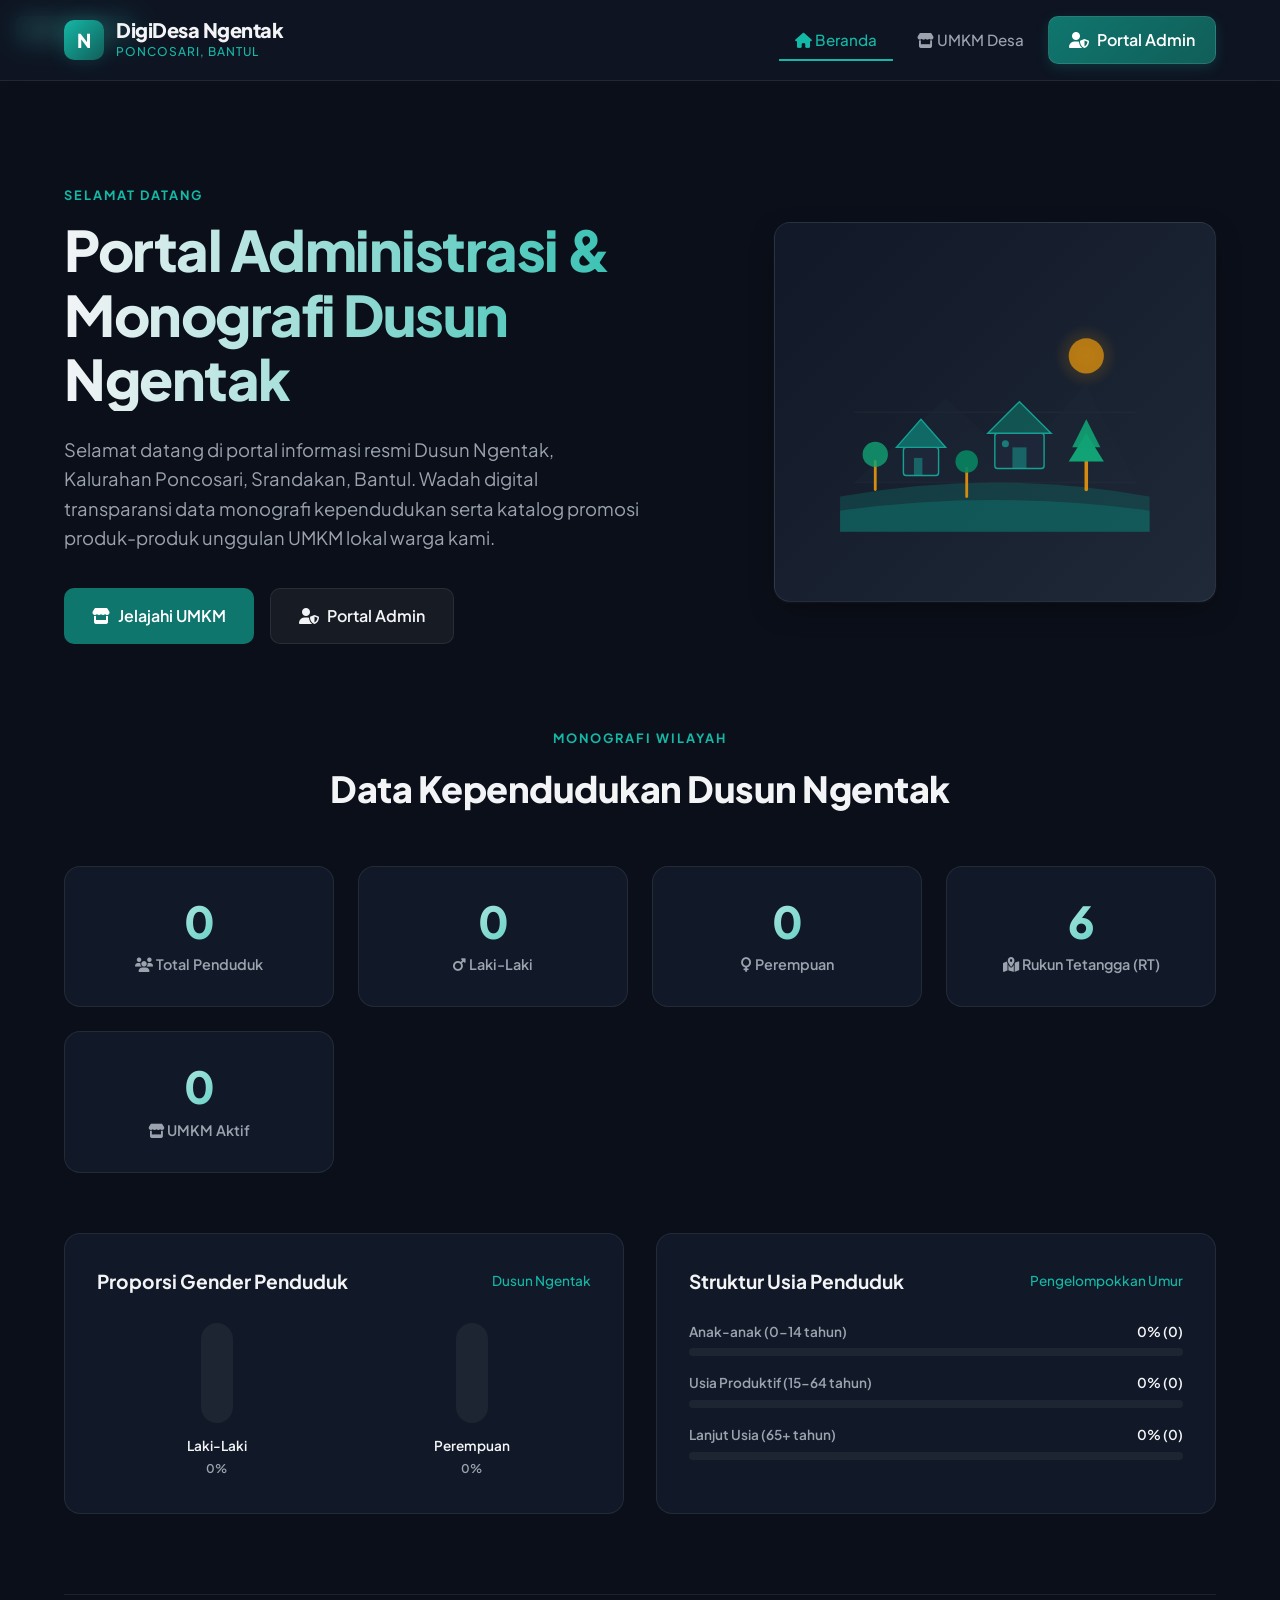
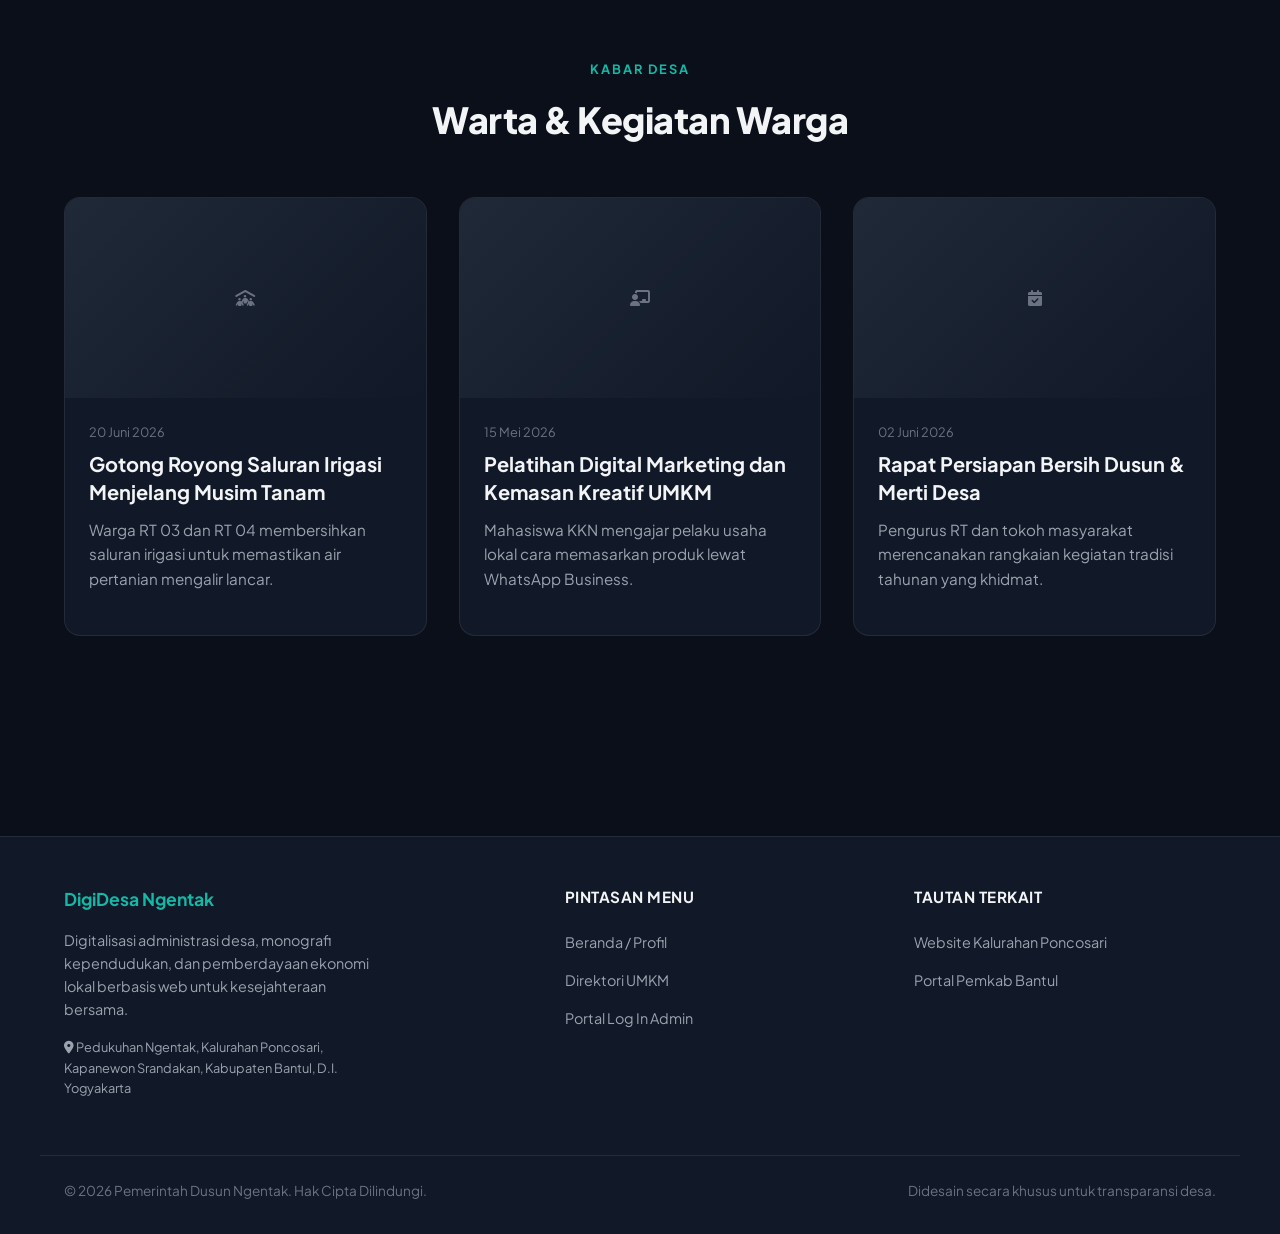
<file: index.html>
<!DOCTYPE html>
<html lang="id">
<head>
    <meta charset="UTF-8">
    <meta name="viewport" content="width=device-width, initial-scale=1.0">
    <title>DigiDesa Ngentak - Portal Kependudukan & UMKM Poncosari</title>
    
    <!-- Meta SEO -->
    <meta name="description" content="Portal Resmi Administrasi Dusun Ngentak, Kalurahan Poncosari. Data Monografi Kependudukan dan Direktori UMKM Desa terintegrasi secara dinamis dan transparan.">
    <meta name="keywords" content="Poncosari, Dusun Ngentak, Monografi Desa, Administrasi Warga, UMKM Poncosari, Bantul, Yogyakarta">
    <meta name="author" content="Pemerintah Dusun Ngentak">
    
    <!-- External Icon & Styling -->
    <link rel="stylesheet" href="https://cdnjs.cloudflare.com/ajax/libs/font-awesome/6.4.0/css/all.min.css">
    <link rel="stylesheet" href="style.css">
</head>
<body>

    <!-- Header Navigation -->
    <header>
        <div class="container nav-container">
            <a href="index.html" class="logo-wrapper">
                <div class="logo-icon">N</div>
                <div class="logo-text">
                    <span class="logo-title">DigiDesa Ngentak</span>
                    <span class="logo-subtitle">Poncosari, Bantul</span>
                </div>
            </a>
            
            <nav>
                <ul class="nav-menu">
                    <li><a href="index.html" class="nav-link active"><i class="fa-solid fa-house"></i> Beranda</a></li>
                    <li><a href="umkm.html" class="nav-link"><i class="fa-solid fa-store"></i> UMKM Desa</a></li>
                    <li><a href="portal-admin.html" class="btn-admin"><i class="fa-solid fa-user-shield"></i> Portal Admin</a></li>
                </ul>
            </nav>
        </div>
    </header>

    <!-- MAIN VIEW CONTAINER -->
    <main class="container">
        
        <!-- ==================== 1. VIEW: PUBLIC HOME / MONOGRAFI ==================== -->
        <section id="public-home" class="view-section active animate-fade-in">
            <div class="hero">
                <div class="hero-content">
                    <span class="section-tag">Selamat Datang</span>
                    <h1>Portal Administrasi & Monografi Dusun Ngentak</h1>
                    <p>Selamat datang di portal informasi resmi Dusun Ngentak, Kalurahan Poncosari, Srandakan, Bantul. Wadah digital transparansi data monografi kependudukan serta katalog promosi produk-produk unggulan UMKM lokal warga kami.</p>
                    <div class="hero-actions">
                        <a class="btn-primary" href="umkm.html"><i class="fa-solid fa-store"></i> Jelajahi UMKM</a>
                        <a class="btn-secondary" href="portal-admin.html"><i class="fa-solid fa-user-shield"></i> Portal Admin</a>
                    </div>
                </div>
                <div class="hero-image-container">
                    <!-- Custom SVG Illustration of a smart village -->
                    <svg class="hero-illustration" viewBox="0 0 500 400" fill="none" xmlns="http://www.w3.org/2000/svg">
                        <!-- Sky Background Grid -->
                        <path d="M50 300 L450 300 M50 200 L450 200" stroke="rgba(255,255,255,0.03)" stroke-width="2"/>
                        <!-- Sun Glow -->
                        <circle cx="380" cy="120" r="45" fill="url(#sunGlow)" opacity="0.3"/>
                        <circle cx="380" cy="120" r="25" fill="#f59e0b" opacity="0.8"/>
                        <!-- Mountains background -->
                        <path d="M50 300 L180 180 L280 270 L380 160 L450 300 Z" fill="#1e293b" opacity="0.4"/>
                        <!-- Ground / Fields -->
                        <path d="M30 320 Q 250 280 470 320 L470 370 L30 370 Z" fill="#0f766e" opacity="0.4"/>
                        <path d="M30 340 Q 250 310 470 340 L470 370 L30 370 Z" fill="#0f766e" opacity="0.6"/>
                        <!-- Village Houses -->
                        <rect x="120" y="250" width="50" height="40" rx="4" fill="#1e293b" stroke="#14b8a6" stroke-width="2"/>
                        <polygon points="110,250 145,210 180,250" fill="#0f766e" stroke="#14b8a6" stroke-width="2"/>
                        <rect x="135" y="265" width="12" height="25" fill="#14b8a6" opacity="0.5"/>
                        
                        <rect x="250" y="230" width="70" height="50" rx="4" fill="#1e293b" stroke="#14b8a6" stroke-width="2"/>
                        <polygon points="240,230 285,185 330,230" fill="#115e59" stroke="#14b8a6" stroke-width="2"/>
                        <rect x="275" y="250" width="20" height="30" fill="#14b8a6" opacity="0.5"/>
                        <circle cx="265" cy="245" r="5" fill="#14b8a6" opacity="0.7"/>
                        
                        <!-- Trees -->
                        <path d="M80 310 L80 270" stroke="#f59e0b" stroke-width="4" stroke-linecap="round"/>
                        <circle cx="80" cy="260" r="18" fill="#10b981" opacity="0.8"/>
                        
                        <path d="M210 320 L210 280" stroke="#f59e0b" stroke-width="4" stroke-linecap="round"/>
                        <circle cx="210" cy="270" r="16" fill="#059669" opacity="0.9"/>
                        
                        <path d="M380 310 L380 260" stroke="#f59e0b" stroke-width="5" stroke-linecap="round"/>
                        <polygon points="380,230 355,270 405,270" fill="#10b981"/>
                        <polygon points="380,210 360,250 400,250" fill="#10b981" opacity="0.9"/>
                        
                        <defs>
                            <radialGradient id="sunGlow" cx="0.5" cy="0.5" r="0.5">
                                <stop offset="0%" stop-color="#f59e0b" />
                                <stop offset="100%" stop-color="#f59e0b" stop-opacity="0" />
                            </radialGradient>
                        </defs>
                    </svg>
                </div>
            </div>

            <!-- Monography Summary Cards -->
            <div class="stats-header" id="statistics-section">
                <span class="section-tag">Monografi Wilayah</span>
                <h2 class="section-title">Data Kependudukan Dusun Ngentak</h2>
            </div>
            
            <div class="stats-grid">
                <div class="stat-card">
                    <div class="stat-val" id="stat-total-pop">0</div>
                    <div class="stat-lbl"><i class="fa-solid fa-users"></i> Total Penduduk</div>
                </div>
                <div class="stat-card">
                    <div class="stat-val" id="stat-total-male">0</div>
                    <div class="stat-lbl"><i class="fa-solid fa-mars"></i> Laki-Laki</div>
                </div>
                <div class="stat-card">
                    <div class="stat-val" id="stat-total-female">0</div>
                    <div class="stat-lbl"><i class="fa-solid fa-venus"></i> Perempuan</div>
                </div>
                <div class="stat-card">
                    <div class="stat-val" id="stat-total-rt">6</div>
                    <div class="stat-lbl"><i class="fa-solid fa-map-location-dot"></i> Rukun Tetangga (RT)</div>
                </div>
                <div class="stat-card">
                    <div class="stat-val" id="stat-total-umkm">0</div>
                    <div class="stat-lbl"><i class="fa-solid fa-store"></i> UMKM Aktif</div>
                </div>
            </div>

            <!-- Visualization / Graphic Layout -->
            <div class="visuals-container">
                <!-- Gender Ratio Card -->
                <div class="chart-card">
                    <h3 class="chart-title">Proporsi Gender Penduduk <span>Dusun Ngentak</span></h3>
                    <div class="gender-chart">
                        <div class="gender-col">
                            <div class="gender-bar-wrapper">
                                <div class="gender-bar male" id="chart-bar-male" style="height: 0%;"></div>
                            </div>
                            <div class="gender-label">
                                Laki-Laki
                                <small id="chart-lbl-male">0%</small>
                            </div>
                        </div>
                        <div class="gender-col">
                            <div class="gender-bar-wrapper">
                                <div class="gender-bar female" id="chart-bar-female" style="height: 0%;"></div>
                            </div>
                            <div class="gender-label">
                                Perempuan
                                <small id="chart-lbl-female">0%</small>
                            </div>
                        </div>
                    </div>
                </div>
                
                <!-- Age distribution -->
                <div class="chart-card">
                    <h3 class="chart-title">Struktur Usia Penduduk <span>Pengelompokkan Umur</span></h3>
                    <div class="distribution-list" id="age-distribution-list">
                        <!-- JS renders bars here dynamically -->
                        <div class="dist-item">
                            <div class="dist-header">
                                <span class="dist-label">Anak-anak (0-14 tahun)</span>
                                <span class="dist-val" id="age-val-child">0% (0)</span>
                            </div>
                            <div class="dist-bar-bg"><div class="dist-bar-fill" id="age-bar-child" style="width: 0%;"></div></div>
                        </div>
                        <div class="dist-item">
                            <div class="dist-header">
                                <span class="dist-label">Usia Produktif (15-64 tahun)</span>
                                <span class="dist-val" id="age-val-productive">0% (0)</span>
                            </div>
                            <div class="dist-bar-bg"><div class="dist-bar-fill" id="age-bar-productive" style="width: 0%;"></div></div>
                        </div>
                        <div class="dist-item">
                            <div class="dist-header">
                                <span class="dist-label">Lanjut Usia (65+ tahun)</span>
                                <span class="dist-val" id="age-val-elderly">0% (0)</span>
                            </div>
                            <div class="dist-bar-bg"><div class="dist-bar-fill" id="age-bar-elderly" style="width: 0%;"></div></div>
                        </div>
                    </div>
                </div>
            </div>

            <!-- WordPress Style Village Blogs / Announcements -->
            <div class="blog-section">
                <div class="stats-header">
                    <span class="section-tag">Kabar Desa</span>
                    <h2 class="section-title">Warta & Kegiatan Warga</h2>
                </div>
                
                <div class="blog-grid">
                    <article class="blog-card">
                        <div class="blog-media"><i class="fa-solid fa-people-roof"></i></div>
                        <div class="blog-tag">Kegiatan</div>
                        <div class="blog-body">
                            <div class="blog-date">20 Juni 2026</div>
                            <h3 class="blog-title">Gotong Royong Saluran Irigasi Menjelang Musim Tanam</h3>
                            <p class="blog-summary">Warga RT 03 dan RT 04 membersihkan saluran irigasi untuk memastikan air pertanian mengalir lancar.</p>
                        </div>
                    </article>
                    <article class="blog-card">
                        <div class="blog-media"><i class="fa-solid fa-chalkboard-user"></i></div>
                        <div class="blog-tag">Pemberdayaan</div>
                        <div class="blog-body">
                            <div class="blog-date">15 Mei 2026</div>
                            <h3 class="blog-title">Pelatihan Digital Marketing dan Kemasan Kreatif UMKM</h3>
                            <p class="blog-summary">Mahasiswa KKN mengajar pelaku usaha lokal cara memasarkan produk lewat WhatsApp Business.</p>
                        </div>
                    </article>
                    <article class="blog-card">
                        <div class="blog-media"><i class="fa-solid fa-calendar-check"></i></div>
                        <div class="blog-tag">Pengumuman</div>
                        <div class="blog-body">
                            <div class="blog-date">02 Juni 2026</div>
                            <h3 class="blog-title">Rapat Persiapan Bersih Dusun & Merti Desa</h3>
                            <p class="blog-summary">Pengurus RT dan tokoh masyarakat merencanakan rangkaian kegiatan tradisi tahunan yang khidmat.</p>
                        </div>
                    </article>
                </div>
            </div>

            <section class="view-section animate-fade-in">
                <div class="stats-header">
                    <span class="section-tag">Aksi Cepat</span>
                    <h2 class="section-title">Langsung Akses Menu</h2>
                    <p style="color: var(--text-secondary); margin-top: 10px; max-width: 620px; margin-left: auto; margin-right: auto;">Buka halaman UMKM Desa untuk melihat produk lokal, atau masuk ke Portal Admin untuk pengelolaan data.</p>
                </div>
                <div class="hero-actions" style="justify-content: center; gap: 16px; margin-top: 24px;">
                    <a class="btn-primary" href="umkm.html"><i class="fa-solid fa-store"></i> Buka UMKM Desa</a>
                    <a class="btn-secondary" href="portal-admin.html"><i class="fa-solid fa-user-shield"></i> Masuk Portal Admin</a>
                </div>
            </section>
        </section>
    </main>

    <!-- ==================== FOOTER ==================== -->
    <footer>
        <div class="container footer-grid">
            <div class="footer-info">
                <h4 style="color: var(--primary-light);">DigiDesa Ngentak</h4>
                <p>Digitalisasi administrasi desa, monografi kependudukan, dan pemberdayaan ekonomi lokal berbasis web untuk kesejahteraan bersama.</p>
                <p style="font-size: 0.8rem;"><i class="fa-solid fa-location-dot"></i> Pedukuhan Ngentak, Kalurahan Poncosari, Kapanewon Srandakan, Kabupaten Bantul, D.I. Yogyakarta</p>
            </div>
            <div class="footer-links">
                <h5>Pintasan Menu</h5>
                <ul class="footer-menu">
                    <li><a href="index.html">Beranda / Profil</a></li>
                    <li><a href="umkm.html">Direktori UMKM</a></li>
                    <li><a href="portal-admin.html">Portal Log In Admin</a></li>
                </ul>
            </div>
            <div class="footer-links">
                <h5>Tautan Terkait</h5>
                <ul class="footer-menu">
                    <li><a href="https://poncosari.bantulkab.go.id" target="_blank" rel="noopener">Website Kalurahan Poncosari</a></li>
                    <li><a href="https://bantulkab.go.id" target="_blank" rel="noopener">Portal Pemkab Bantul</a></li>
                </ul>
            </div>
        </div>
        <div class="container footer-bottom">
            <p>&copy; 2026 Pemerintah Dusun Ngentak. Hak Cipta Dilindungi.</p>
            <p>Didesain secara khusus untuk transparansi desa.</p>
        </div>
    </footer>

    <!-- ==================== MODAL: ADD / EDIT CITIZEN ==================== -->
</body>
</html>
</file>
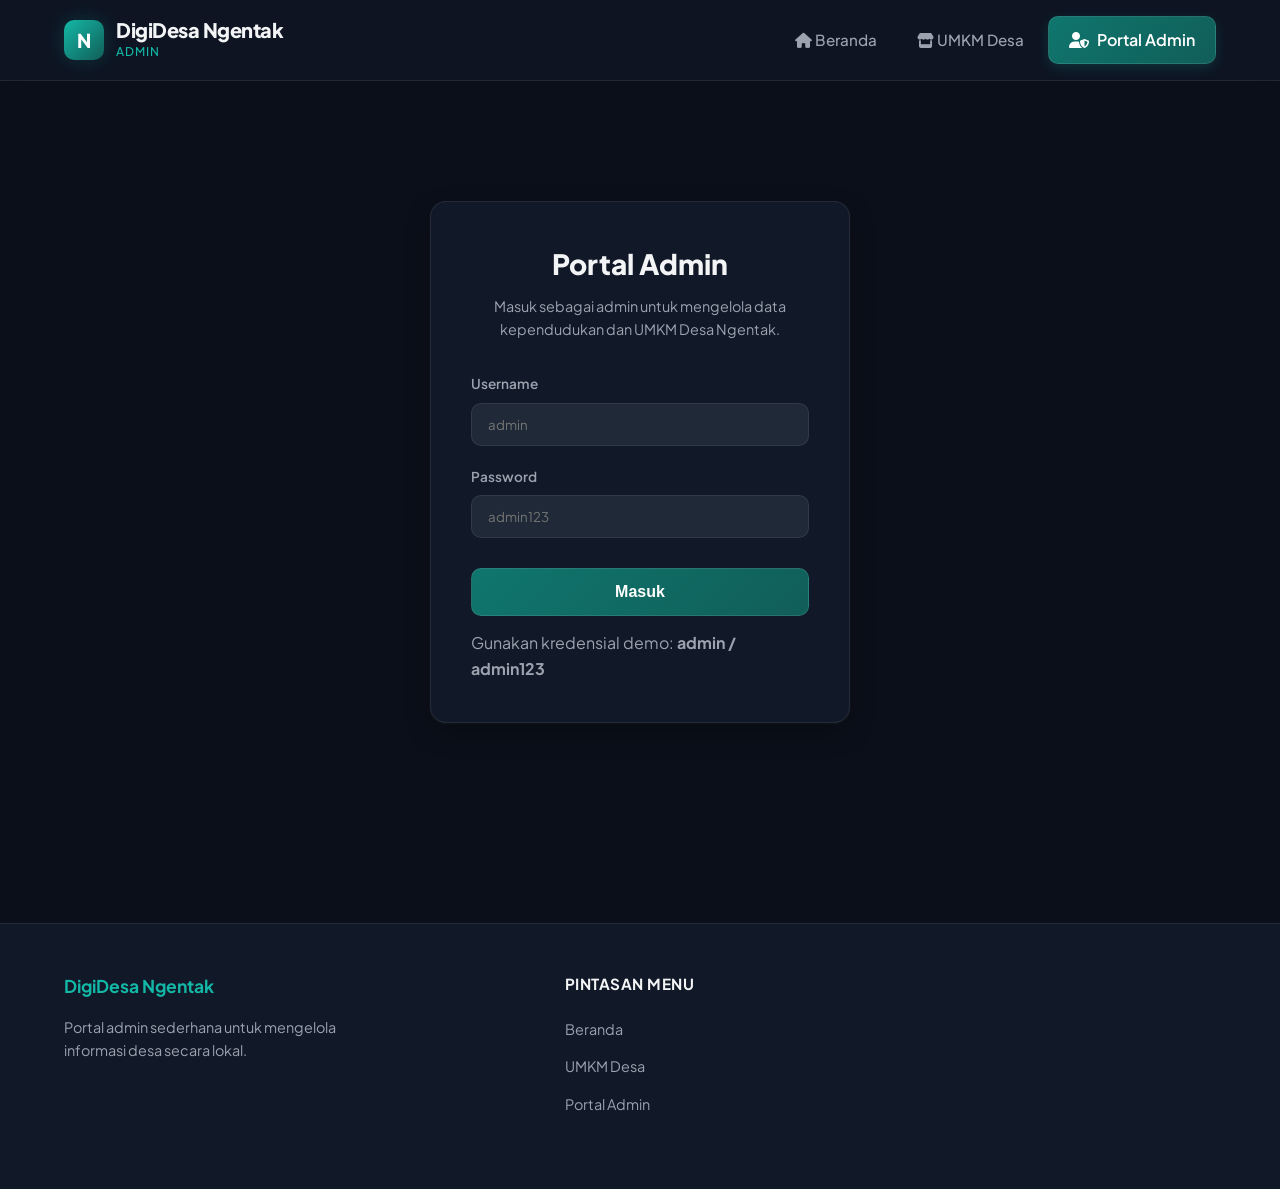
<file: portal-admin.html>
<!DOCTYPE html>
<html lang="id">
<head>
    <meta charset="UTF-8">
    <meta name="viewport" content="width=device-width, initial-scale=1.0">
    <title>Portal Admin DigiDesa Ngentak</title>
    <link rel="stylesheet" href="https://cdnjs.cloudflare.com/ajax/libs/font-awesome/6.4.0/css/all.min.css">
    <link rel="stylesheet" href="style.css">
</head>
<body>
    <header>
        <div class="container nav-container">
            <a href="index.html" class="logo-wrapper">
                <div class="logo-icon">N</div>
                <div class="logo-text">
                    <span class="logo-title">DigiDesa Ngentak</span>
                    <span class="logo-subtitle">Admin</span>
                </div>
            </a>
            <nav>
                <ul class="nav-menu">
                    <li><a href="index.html" class="nav-link"><i class="fa-solid fa-house"></i> Beranda</a></li>
                    <li><a href="umkm.html" class="nav-link"><i class="fa-solid fa-store"></i> UMKM Desa</a></li>
                    <li><a href="portal-admin.html" class="btn-admin active"><i class="fa-solid fa-user-shield"></i> Portal Admin</a></li>
                </ul>
            </nav>
        </div>
    </header>
    <main class="container">
        <section class="view-section active animate-fade-in">
            <div class="login-container">
                <div class="login-header">
                    <h2>Portal Admin</h2>
                    <p>Masuk sebagai admin untuk mengelola data kependudukan dan UMKM Desa Ngentak.</p>
                </div>
                <div class="login-error" id="login-error-msg" style="display:none;"></div>
                <form id="login-form">
                    <div class="form-group">
                        <label class="form-label" for="username">Username</label>
                        <input type="text" id="username" class="form-input" placeholder="admin" required>
                    </div>
                    <div class="form-group">
                        <label class="form-label" for="password">Password</label>
                        <input type="password" id="password" class="form-input" placeholder="admin123" required>
                    </div>
                    <button type="submit" class="btn-submit">Masuk</button>
                </form>
                <p style="color: var(--text-secondary); margin-top: 14px;">Gunakan kredensial demo: <strong>admin / admin123</strong></p>
            </div>
        </section>
    </main>
    <footer>
        <div class="container footer-grid">
            <div class="footer-info">
                <h4 style="color: var(--primary-light);">DigiDesa Ngentak</h4>
                <p>Portal admin sederhana untuk mengelola informasi desa secara lokal.</p>
            </div>
            <div class="footer-links">
                <h5>Pintasan Menu</h5>
                <ul class="footer-menu">
                    <li><a href="index.html">Beranda</a></li>
                    <li><a href="umkm.html">UMKM Desa</a></li>
                    <li><a href="portal-admin.html">Portal Admin</a></li>
                </ul>
            </div>
        </div>
    </footer>
    <script>
        document.getElementById('login-form').addEventListener('submit', function(event) {
            event.preventDefault();
            const username = document.getElementById('username').value.trim();
            const password = document.getElementById('password').value.trim();
            const errorMsg = document.getElementById('login-error-msg');

            if (username === 'admin' && password === 'admin123') {
                window.location.href = 'admin-dashboard.html';
                return;
            }

            errorMsg.style.display = 'block';
            errorMsg.textContent = 'Username atau password salah. Coba lagi.';
        });
    </script>
</body>
</html>
</file>
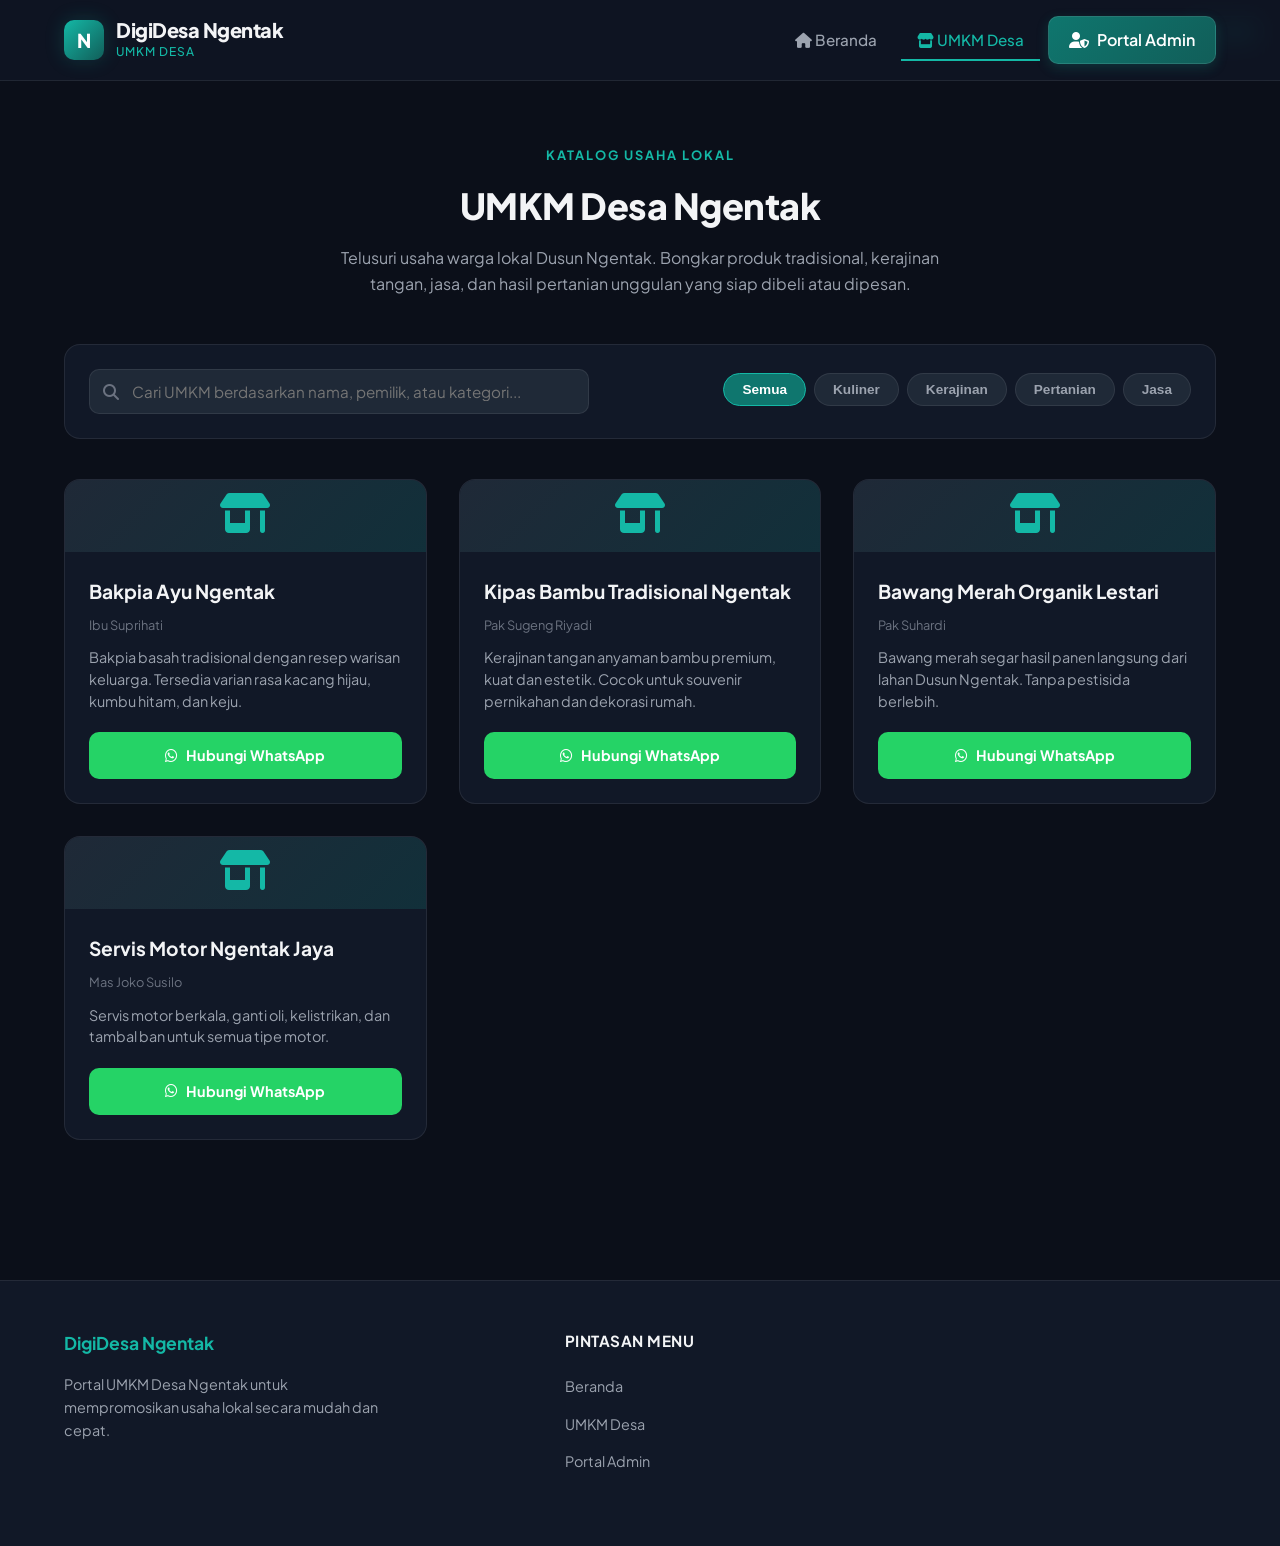
<file: umkm.html>
<!DOCTYPE html>
<html lang="id">
<head>
    <meta charset="UTF-8">
    <meta name="viewport" content="width=device-width, initial-scale=1.0">
    <title>UMKM Desa Ngentak</title>
    <link rel="stylesheet" href="https://cdnjs.cloudflare.com/ajax/libs/font-awesome/6.4.0/css/all.min.css">
    <link rel="stylesheet" href="style.css">
</head>
<body>
    <header>
        <div class="container nav-container">
            <a href="index.html" class="logo-wrapper">
                <div class="logo-icon">N</div>
                <div class="logo-text">
                    <span class="logo-title">DigiDesa Ngentak</span>
                    <span class="logo-subtitle">UMKM Desa</span>
                </div>
            </a>
            <nav>
                <ul class="nav-menu">
                    <li><a href="index.html" class="nav-link"><i class="fa-solid fa-house"></i> Beranda</a></li>
                    <li><a href="umkm.html" class="nav-link active"><i class="fa-solid fa-store"></i> UMKM Desa</a></li>
                    <li><a href="portal-admin.html" class="btn-admin"><i class="fa-solid fa-user-shield"></i> Portal Admin</a></li>
                </ul>
            </nav>
        </div>
    </header>
    <main class="container">
        <section class="view-section active animate-fade-in">
            <div class="stats-header">
                <span class="section-tag">Katalog Usaha Lokal</span>
                <h2 class="section-title">UMKM Desa Ngentak</h2>
                <p style="color: var(--text-secondary); margin-top: 10px; max-width: 600px; margin-left: auto; margin-right: auto;">Telusuri usaha warga lokal Dusun Ngentak. Bongkar produk tradisional, kerajinan tangan, jasa, dan hasil pertanian unggulan yang siap dibeli atau dipesan.</p>
            </div>
            <div class="search-filter-bar">
                <div class="search-input-wrapper">
                    <input type="text" id="search-umkm" class="search-input" placeholder="Cari UMKM berdasarkan nama, pemilik, atau kategori..." />
                    <i class="fa-solid fa-magnifying-glass search-icon"></i>
                </div>
                <div class="filter-group" id="umkm-filter-group">
                    <button class="filter-btn active" data-category="All">Semua</button>
                    <button class="filter-btn" data-category="Kuliner">Kuliner</button>
                    <button class="filter-btn" data-category="Kerajinan">Kerajinan</button>
                    <button class="filter-btn" data-category="Pertanian">Pertanian</button>
                    <button class="filter-btn" data-category="Jasa">Jasa</button>
                </div>
            </div>
            <div class="umkm-grid" id="public-umkm-grid"></div>
        </section>
    </main>
    <footer>
        <div class="container footer-grid">
            <div class="footer-info">
                <h4 style="color: var(--primary-light);">DigiDesa Ngentak</h4>
                <p>Portal UMKM Desa Ngentak untuk mempromosikan usaha lokal secara mudah dan cepat.</p>
            </div>
            <div class="footer-links">
                <h5>Pintasan Menu</h5>
                <ul class="footer-menu">
                    <li><a href="index.html">Beranda</a></li>
                    <li><a href="umkm.html">UMKM Desa</a></li>
                    <li><a href="portal-admin.html">Portal Admin</a></li>
                </ul>
            </div>
        </div>
    </footer>
    <script>
        const umkms = [
            { name: "Bakpia Ayu Ngentak", owner: "Ibu Suprihati", category: "Kuliner", whatsapp: "6287864303875", description: "Bakpia basah tradisional dengan resep warisan keluarga. Tersedia varian rasa kacang hijau, kumbu hitam, dan keju." },
            { name: "Kipas Bambu Tradisional Ngentak", owner: "Pak Sugeng Riyadi", category: "Kerajinan", whatsapp: "6281234567890", description: "Kerajinan tangan anyaman bambu premium, kuat dan estetik. Cocok untuk souvenir pernikahan dan dekorasi rumah." },
            { name: "Bawang Merah Organik Lestari", owner: "Pak Suhardi", category: "Pertanian", whatsapp: "6282345678901", description: "Bawang merah segar hasil panen langsung dari lahan Dusun Ngentak. Tanpa pestisida berlebih." },
            { name: "Servis Motor Ngentak Jaya", owner: "Mas Joko Susilo", category: "Jasa", whatsapp: "6283456789012", description: "Servis motor berkala, ganti oli, kelistrikan, dan tambal ban untuk semua tipe motor." }
        ];

        function renderPublicUmkms() {
            const grid = document.getElementById('public-umkm-grid');
            const keyword = document.getElementById('search-umkm').value.toLowerCase();
            const activeCategory = document.querySelector('#umkm-filter-group .filter-btn.active').getAttribute('data-category');

            const filtered = umkms.filter(u => {
                const matchesCategory = activeCategory === 'All' || u.category === activeCategory;
                const matchesKeyword = u.name.toLowerCase().includes(keyword) || u.owner.toLowerCase().includes(keyword) || u.category.toLowerCase().includes(keyword);
                return matchesCategory && matchesKeyword;
            });

            if (!grid) return;
            grid.innerHTML = filtered.map(u => `
                <article class="umkm-card">
                    <div class="umkm-image-fallback">
                        <div class="umkm-image-fallback-icon"><i class="fa-solid fa-shop"></i></div>
                    </div>
                    <div class="umkm-content">
                        <span class="umkm-badge">${u.category}</span>
                        <h3 class="umkm-title">${u.name}</h3>
                        <p class="umkm-owner">${u.owner}</p>
                        <p class="umkm-desc">${u.description}</p>
                        <a class="btn-contact" href="https://wa.me/${u.whatsapp}" target="_blank" rel="noreferrer"><i class="fa-brands fa-whatsapp"></i> Hubungi WhatsApp</a>
                    </div>
                </article>
            `).join('');

            if (filtered.length === 0) {
                grid.innerHTML = '<p style="color: var(--text-secondary); text-align:center; width:100%;">Tidak ada UMKM yang sesuai pencarian.</p>';
            }
        }

        document.addEventListener('DOMContentLoaded', function() {
            renderPublicUmkms();
            document.querySelectorAll('#umkm-filter-group .filter-btn').forEach(function(btn) {
                btn.addEventListener('click', function() {
                    document.querySelectorAll('#umkm-filter-group .filter-btn').forEach(b => b.classList.remove('active'));
                    btn.classList.add('active');
                    renderPublicUmkms();
                });
            });
            document.getElementById('search-umkm').addEventListener('input', renderPublicUmkms);
        });
    </script>
</body>
</html>
</file>
<file: style.css>
@import url('https://fonts.googleapis.com/css2?family=Plus+Jakarta+Sans:wght@300;400;500;600;700;800&display=swap');

:root {
    /* Color Palette - Emerald Forest & Slate Theme */
    --primary: #0f766e;        /* Dark Teal */
    --primary-light: #14b8a6;  /* Teal Accent */
    --primary-dark: #115e59;
    --primary-glow: rgba(20, 184, 166, 0.15);
    
    --bg-main: #0b0f19;        /* Deep Obsidian */
    --bg-surface: #111827;     /* Slate Dark */
    --bg-card: #1f2937;        /* Lighter Slate */
    --bg-glass: rgba(17, 24, 39, 0.7);
    
    --text-primary: #f3f4f6;   /* Off White */
    --text-secondary: #9ca3af; /* Muted Grey */
    --text-muted: #6b7280;
    
    --border-color: rgba(255, 255, 255, 0.08);
    --border-focus: rgba(20, 184, 166, 0.5);
    
    --success: #10b981;        /* Emerald Green */
    --warning: #f59e0b;        /* Amber */
    --danger: #ef4444;         /* Coral Red */
    --info: #3b82f6;           /* Ocean Blue */
    
    --font-sans: 'Plus Jakarta Sans', -apple-system, BlinkMacSystemFont, "Segoe UI", Roboto, Helvetica, Arial, sans-serif;
    --transition-smooth: all 0.3s cubic-bezier(0.4, 0, 0.2, 1);
    --shadow-premium: 0 10px 30px -10px rgba(0, 0, 0, 0.5), 0 1px 3px rgba(255, 255, 255, 0.05);
    --shadow-glow: 0 0 20px rgba(20, 184, 166, 0.2);
    --radius-lg: 16px;
    --radius-md: 10px;
    --radius-sm: 6px;
}

* {
    margin: 0;
    padding: 0;
    box-sizing: border-box;
}

html {
    scroll-behavior: smooth;
}

body {
    font-family: var(--font-sans);
    background-color: var(--bg-main);
    color: var(--text-primary);
    line-height: 1.6;
    overflow-x: hidden;
}

/* Scrollbar Styling */
::-webkit-scrollbar {
    width: 8px;
    height: 8px;
}
::-webkit-scrollbar-track {
    background: var(--bg-main);
}
::-webkit-scrollbar-thumb {
    background: var(--bg-card);
    border-radius: var(--radius-sm);
}
::-webkit-scrollbar-thumb:hover {
    background: var(--primary-light);
}

/* General Layout Elements */
.container {
    width: 100%;
    max-width: 1200px;
    margin: 0 auto;
    padding: 0 24px;
}

/* Animations */
@keyframes fadeIn {
    from { opacity: 0; transform: translateY(15px); }
    to { opacity: 1; transform: translateY(0); }
}

@keyframes pulseGlow {
    0%, 100% { box-shadow: 0 0 15px rgba(20, 184, 166, 0.2); }
    50% { box-shadow: 0 0 25px rgba(20, 184, 166, 0.4); }
}

.animate-fade-in {
    animation: fadeIn 0.6s cubic-bezier(0.16, 1, 0.3, 1) forwards;
}

/* Header / Navigation */
header {
    background-color: var(--bg-glass);
    backdrop-filter: blur(12px);
    -webkit-backdrop-filter: blur(12px);
    border-bottom: 1px solid var(--border-color);
    position: sticky;
    top: 0;
    z-index: 100;
    transition: var(--transition-smooth);
}

.nav-container {
    display: flex;
    justify-content: space-between;
    align-items: center;
    height: 80px;
}

.logo-wrapper {
    display: flex;
    align-items: center;
    gap: 12px;
    text-decoration: none;
}

.logo-icon {
    width: 40px;
    height: 40px;
    background: linear-gradient(135deg, var(--primary-light), var(--primary-dark));
    border-radius: var(--radius-md);
    display: flex;
    align-items: center;
    justify-content: center;
    color: white;
    font-weight: 800;
    font-size: 1.2rem;
    box-shadow: var(--shadow-glow);
}

.logo-text {
    display: flex;
    flex-direction: column;
}

.logo-title {
    font-size: 1.25rem;
    font-weight: 800;
    color: var(--text-primary);
    letter-spacing: -0.5px;
    line-height: 1.2;
}

.logo-subtitle {
    font-size: 0.75rem;
    font-weight: 500;
    color: var(--primary-light);
    text-transform: uppercase;
    letter-spacing: 1px;
}

.nav-menu {
    display: flex;
    list-style: none;
    gap: 8px;
    align-items: center;
}

.nav-link {
    color: var(--text-secondary);
    text-decoration: none;
    padding: 10px 16px;
    font-size: 0.95rem;
    font-weight: 500;
    border-radius: var(--radius-sm);
    transition: var(--transition-smooth);
}

.nav-link:hover, .nav-link.active {
    color: var(--text-primary);
    background-color: rgba(255, 255, 255, 0.05);
}

.nav-link.active {
    color: var(--primary-light);
    border-bottom: 2px solid var(--primary-light);
    border-radius: var(--radius-sm) var(--radius-sm) 0 0;
    background-color: transparent;
}

.btn-admin {
    background: linear-gradient(135deg, var(--primary), var(--primary-dark));
    color: white;
    padding: 10px 20px;
    border-radius: var(--radius-md);
    font-weight: 600;
    display: flex;
    align-items: center;
    gap: 8px;
    text-decoration: none;
    border: 1px solid rgba(255, 255, 255, 0.1);
    box-shadow: 0 4px 12px rgba(15, 118, 110, 0.3);
    transition: var(--transition-smooth);
}

.btn-admin:hover {
    background: linear-gradient(135deg, var(--primary-light), var(--primary));
    transform: translateY(-2px);
    box-shadow: 0 6px 20px rgba(20, 184, 166, 0.4);
}

/* Sections - SPA Views Control */
.view-section {
    display: none;
    padding: 60px 0;
}

.view-section.active {
    display: block;
    animation: fadeIn 0.5s ease-out;
}

/* Hero Section */
.hero {
    display: grid;
    grid-template-columns: 1.2fr 0.8fr;
    gap: 48px;
    align-items: center;
    padding: 40px 0 80px 0;
}

.hero-content h1 {
    font-size: 3.5rem;
    font-weight: 800;
    line-height: 1.15;
    margin-bottom: 24px;
    background: linear-gradient(to right, var(--text-primary), var(--primary-light));
    -webkit-background-clip: text;
    -webkit-text-fill-color: transparent;
    letter-spacing: -1.5px;
}

.hero-content p {
    font-size: 1.15rem;
    color: var(--text-secondary);
    margin-bottom: 36px;
    max-width: 580px;
}

.hero-actions {
    display: flex;
    gap: 16px;
}

.btn-primary {
    background-color: var(--primary);
    color: white;
    border: none;
    padding: 14px 28px;
    border-radius: var(--radius-md);
    font-weight: 600;
    font-size: 1rem;
    cursor: pointer;
    transition: var(--transition-smooth);
    display: flex;
    align-items: center;
    gap: 8px;
    text-decoration: none;
}

.btn-primary:hover {
    background-color: var(--primary-light);
    transform: translateY(-2px);
    box-shadow: var(--shadow-glow);
}

.btn-secondary {
    background-color: rgba(255, 255, 255, 0.05);
    color: var(--text-primary);
    border: 1px solid var(--border-color);
    padding: 14px 28px;
    border-radius: var(--radius-md);
    font-weight: 600;
    font-size: 1rem;
    cursor: pointer;
    transition: var(--transition-smooth);
    display: flex;
    align-items: center;
    gap: 8px;
    text-decoration: none;
}

.btn-secondary:hover {
    background-color: rgba(255, 255, 255, 0.1);
    border-color: var(--text-secondary);
}

.hero-image-container {
    position: relative;
    height: 380px;
    border-radius: var(--radius-lg);
    background: linear-gradient(135deg, var(--bg-surface), var(--bg-card));
    border: 1px solid var(--border-color);
    overflow: hidden;
    display: flex;
    align-items: center;
    justify-content: center;
    box-shadow: var(--shadow-premium);
}

.hero-illustration {
    width: 80%;
    height: 80%;
    opacity: 0.85;
}

/* Statistics Grid */
.stats-header {
    text-align: center;
    margin-bottom: 48px;
}

.section-tag {
    font-size: 0.8rem;
    font-weight: 700;
    text-transform: uppercase;
    letter-spacing: 2px;
    color: var(--primary-light);
    display: inline-block;
    margin-bottom: 12px;
}

.section-title {
    font-size: 2.25rem;
    font-weight: 800;
    letter-spacing: -0.5px;
}

.stats-grid {
    display: grid;
    grid-template-columns: repeat(auto-fit, minmax(220px, 1fr));
    gap: 24px;
    margin-bottom: 60px;
}

.stat-card {
    background-color: var(--bg-surface);
    border: 1px solid var(--border-color);
    border-radius: var(--radius-lg);
    padding: 30px 24px;
    text-align: center;
    transition: var(--transition-smooth);
    position: relative;
    overflow: hidden;
}

.stat-card::before {
    content: '';
    position: absolute;
    top: 0;
    left: 0;
    width: 100%;
    height: 4px;
    background: linear-gradient(90deg, var(--primary-light), var(--primary));
    transform: scaleX(0);
    transform-origin: left;
    transition: var(--transition-smooth);
}

.stat-card:hover {
    transform: translateY(-5px);
    border-color: rgba(20, 184, 166, 0.3);
    box-shadow: var(--shadow-premium);
}

.stat-card:hover::before {
    transform: scaleX(1);
}

.stat-val {
    font-size: 2.75rem;
    font-weight: 800;
    color: var(--text-primary);
    line-height: 1.1;
    margin-bottom: 8px;
    background: linear-gradient(135deg, #ffffff, var(--primary-light));
    -webkit-background-clip: text;
    -webkit-text-fill-color: transparent;
}

.stat-lbl {
    font-size: 0.9rem;
    color: var(--text-secondary);
    font-weight: 600;
}

/* Visualization Panel */
.visuals-container {
    display: grid;
    grid-template-columns: 1fr 1fr;
    gap: 32px;
    margin-bottom: 80px;
}

@media (max-width: 768px) {
    .hero {
        grid-template-columns: 1fr;
        text-align: center;
        gap: 32px;
    }
    .hero-content p {
        margin-left: auto;
        margin-right: auto;
    }
    .hero-actions {
        justify-content: center;
    }
    .visuals-container {
        grid-template-columns: 1fr;
    }
}

.chart-card {
    background-color: var(--bg-surface);
    border: 1px solid var(--border-color);
    border-radius: var(--radius-lg);
    padding: 32px;
}

.chart-title {
    font-size: 1.2rem;
    font-weight: 700;
    margin-bottom: 24px;
    display: flex;
    justify-content: space-between;
    align-items: center;
}

.chart-title span {
    color: var(--primary-light);
    font-size: 0.85rem;
    font-weight: 500;
}

/* Custom CSS Charts */
.gender-chart {
    display: flex;
    align-items: center;
    gap: 16px;
    height: 160px;
    justify-content: space-around;
}

.gender-col {
    display: flex;
    flex-direction: column;
    align-items: center;
    gap: 12px;
    width: 100px;
}

.gender-bar-wrapper {
    height: 100px;
    width: 32px;
    background-color: rgba(255, 255, 255, 0.05);
    border-radius: 20px;
    position: relative;
    overflow: hidden;
}

.gender-bar {
    position: absolute;
    bottom: 0;
    left: 0;
    width: 100%;
    border-radius: 20px;
    transition: height 1s ease-out;
}

.gender-bar.male {
    background: linear-gradient(0deg, #3b82f6, #60a5fa);
}

.gender-bar.female {
    background: linear-gradient(0deg, #ef4444, #f87171);
}

.gender-label {
    font-size: 0.85rem;
    font-weight: 600;
    text-align: center;
}

.gender-label small {
    display: block;
    color: var(--text-secondary);
    font-size: 0.75rem;
    margin-top: 2px;
}

.distribution-list {
    display: flex;
    flex-direction: column;
    gap: 16px;
}

.dist-item {
    display: flex;
    flex-direction: column;
    gap: 6px;
}

.dist-header {
    display: flex;
    justify-content: space-between;
    font-size: 0.85rem;
    font-weight: 600;
}

.dist-label {
    color: var(--text-secondary);
}

.dist-val {
    color: var(--text-primary);
}

.dist-bar-bg {
    height: 8px;
    background-color: rgba(255, 255, 255, 0.05);
    border-radius: 4px;
    overflow: hidden;
}

.dist-bar-fill {
    height: 100%;
    background: linear-gradient(90deg, var(--primary-light), var(--primary));
    border-radius: 4px;
    width: 0;
    transition: width 1s ease-out;
}

/* Announcement and Blogs section */
.blog-section {
    padding: 60px 0;
    border-top: 1px solid var(--border-color);
}

.blog-grid {
    display: grid;
    grid-template-columns: repeat(auto-fit, minmax(320px, 1fr));
    gap: 32px;
    margin-top: 40px;
}

.blog-card {
    background-color: var(--bg-surface);
    border: 1px solid var(--border-color);
    border-radius: var(--radius-lg);
    overflow: hidden;
    transition: var(--transition-smooth);
    display: flex;
    flex-direction: column;
}

.blog-card:hover {
    transform: translateY(-5px);
    border-color: rgba(20, 184, 166, 0.2);
    box-shadow: var(--shadow-premium);
}

.blog-media {
    height: 200px;
    background: linear-gradient(135deg, var(--bg-card), var(--bg-surface));
    position: relative;
    display: flex;
    align-items: center;
    justify-content: center;
    color: var(--text-muted);
}

.blog-tag {
    position: absolute;
    top: 16px;
    left: 16px;
    background-color: var(--primary);
    color: white;
    font-size: 0.75rem;
    font-weight: 700;
    padding: 4px 10px;
    border-radius: var(--radius-sm);
    text-transform: uppercase;
}

.blog-body {
    padding: 24px;
    display: flex;
    flex-direction: column;
    flex-grow: 1;
}

.blog-date {
    font-size: 0.8rem;
    color: var(--text-muted);
    margin-bottom: 8px;
    display: flex;
    align-items: center;
    gap: 6px;
}

.blog-title {
    font-size: 1.25rem;
    font-weight: 700;
    margin-bottom: 12px;
    line-height: 1.4;
    color: var(--text-primary);
}

.blog-summary {
    font-size: 0.95rem;
    color: var(--text-secondary);
    margin-bottom: 20px;
    flex-grow: 1;
}

/* Footer styling */
footer {
    background-color: var(--bg-surface);
    border-top: 1px solid var(--border-color);
    padding: 48px 0 32px 0;
    margin-top: 80px;
}

.footer-grid {
    display: grid;
    grid-template-columns: 1.5fr 1fr 1fr;
    gap: 48px;
    margin-bottom: 40px;
}

@media (max-width: 768px) {
    .footer-grid {
        grid-template-columns: 1fr;
        gap: 32px;
    }
}

.footer-info h4 {
    font-size: 1.1rem;
    font-weight: 700;
    margin-bottom: 16px;
}

.footer-info p {
    color: var(--text-secondary);
    font-size: 0.9rem;
    margin-bottom: 16px;
    max-width: 320px;
}

.footer-links h5 {
    color: var(--text-primary);
    font-size: 0.95rem;
    font-weight: 700;
    margin-bottom: 20px;
    text-transform: uppercase;
    letter-spacing: 0.5px;
}

.footer-menu {
    list-style: none;
    display: flex;
    flex-direction: column;
    gap: 12px;
}

.footer-menu a {
    color: var(--text-secondary);
    text-decoration: none;
    font-size: 0.9rem;
    transition: var(--transition-smooth);
}

.footer-menu a:hover {
    color: var(--primary-light);
    padding-left: 4px;
}

.footer-bottom {
    border-top: 1px solid var(--border-color);
    padding-top: 24px;
    display: flex;
    justify-content: space-between;
    align-items: center;
    color: var(--text-muted);
    font-size: 0.85rem;
}

/* UMKM Showcase Page styling */
.search-filter-bar {
    background-color: var(--bg-surface);
    border: 1px solid var(--border-color);
    border-radius: var(--radius-lg);
    padding: 24px;
    margin-bottom: 40px;
    display: flex;
    gap: 16px;
    align-items: center;
    justify-content: space-between;
}

@media (max-width: 768px) {
    .search-filter-bar {
        flex-direction: column;
        align-items: stretch;
    }
}

.search-input-wrapper {
    position: relative;
    flex-grow: 1;
    max-width: 500px;
}

.search-input {
    width: 100%;
    background-color: var(--bg-card);
    border: 1px solid var(--border-color);
    border-radius: var(--radius-md);
    padding: 12px 16px 12px 42px;
    color: var(--text-primary);
    font-family: var(--font-sans);
    font-size: 0.95rem;
    transition: var(--transition-smooth);
}

.search-input:focus {
    outline: none;
    border-color: var(--primary-light);
    box-shadow: 0 0 0 2px var(--primary-glow);
}

.search-icon {
    position: absolute;
    left: 14px;
    top: 50%;
    transform: translateY(-50%);
    color: var(--text-muted);
    pointer-events: none;
}

.filter-group {
    display: flex;
    gap: 8px;
    overflow-x: auto;
    padding-bottom: 4px;
}

.filter-btn {
    background-color: var(--bg-card);
    border: 1px solid var(--border-color);
    color: var(--text-secondary);
    padding: 8px 18px;
    border-radius: 20px;
    font-size: 0.85rem;
    font-weight: 600;
    cursor: pointer;
    white-space: nowrap;
    transition: var(--transition-smooth);
}

.filter-btn:hover {
    color: var(--text-primary);
    border-color: var(--text-secondary);
}

.filter-btn.active {
    background-color: var(--primary);
    border-color: var(--primary-light);
    color: white;
}

/* UMKM Grid & Card */
.umkm-grid {
    display: grid;
    grid-template-columns: repeat(auto-fill, minmax(280px, 1fr));
    gap: 32px;
}

.umkm-card {
    background-color: var(--bg-surface);
    border: 1px solid var(--border-color);
    border-radius: var(--radius-lg);
    overflow: hidden;
    transition: var(--transition-smooth);
    display: flex;
    flex-direction: column;
}

.umkm-card:hover {
    transform: translateY(-5px);
    border-color: rgba(20, 184, 166, 0.3);
    box-shadow: var(--shadow-premium);
}

.umkm-image {
    height: 180px;
    background-size: cover;
    background-position: center;
    background-color: var(--bg-card);
    position: relative;
    display: flex;
    align-items: center;
    justify-content: center;
}

.umkm-image-fallback {
    width: 100%;
    height: 100%;
    background: linear-gradient(135deg, var(--bg-card), var(--primary-glow));
    display: flex;
    flex-direction: column;
    align-items: center;
    justify-content: center;
    color: var(--primary-light);
}

.umkm-image-fallback-icon {
    font-size: 2.5rem;
    margin-bottom: 8px;
}

.umkm-image-fallback-text {
    font-size: 0.8rem;
    font-weight: 700;
    text-transform: uppercase;
    letter-spacing: 1px;
    opacity: 0.8;
}

.umkm-badge {
    position: absolute;
    top: 16px;
    right: 16px;
    background-color: rgba(11, 15, 25, 0.8);
    backdrop-filter: blur(4px);
    color: var(--primary-light);
    border: 1px solid rgba(20, 184, 166, 0.3);
    font-size: 0.75rem;
    font-weight: 700;
    padding: 4px 12px;
    border-radius: 20px;
}

.umkm-content {
    padding: 24px;
    display: flex;
    flex-direction: column;
    flex-grow: 1;
}

.umkm-title {
    font-size: 1.2rem;
    font-weight: 700;
    margin-bottom: 8px;
    color: var(--text-primary);
}

.umkm-owner {
    font-size: 0.8rem;
    color: var(--text-muted);
    margin-bottom: 12px;
    display: flex;
    align-items: center;
    gap: 6px;
}

.umkm-desc {
    font-size: 0.9rem;
    color: var(--text-secondary);
    line-height: 1.5;
    margin-bottom: 20px;
    flex-grow: 1;
}

.btn-contact {
    width: 100%;
    background-color: #25d366; /* WhatsApp Green */
    color: white;
    border: none;
    border-radius: var(--radius-md);
    padding: 12px;
    font-weight: 700;
    font-size: 0.9rem;
    cursor: pointer;
    display: flex;
    align-items: center;
    justify-content: center;
    gap: 8px;
    text-decoration: none;
    transition: var(--transition-smooth);
}

.btn-contact:hover {
    background-color: #128c7e;
    box-shadow: 0 4px 12px rgba(37, 211, 102, 0.3);
}

/* Admin Login view */
.login-container {
    max-width: 420px;
    margin: 60px auto;
    background-color: var(--bg-surface);
    border: 1px solid var(--border-color);
    border-radius: var(--radius-lg);
    padding: 40px;
    box-shadow: var(--shadow-premium);
}

.login-header {
    text-align: center;
    margin-bottom: 32px;
}

.login-header h2 {
    font-size: 1.75rem;
    font-weight: 800;
    margin-bottom: 8px;
}

.login-header p {
    color: var(--text-secondary);
    font-size: 0.9rem;
}

.form-group {
    margin-bottom: 20px;
}

.form-label {
    display: block;
    font-size: 0.85rem;
    font-weight: 600;
    color: var(--text-secondary);
    margin-bottom: 8px;
}

.form-input {
    width: 100%;
    background-color: var(--bg-card);
    border: 1px solid var(--border-color);
    border-radius: var(--radius-md);
    padding: 12px 16px;
    color: var(--text-primary);
    font-family: var(--font-sans);
    transition: var(--transition-smooth);
}

.form-input:focus {
    outline: none;
    border-color: var(--primary-light);
    box-shadow: 0 0 0 2px var(--primary-glow);
}

.btn-submit {
    width: 100%;
    background: linear-gradient(135deg, var(--primary), var(--primary-dark));
    color: white;
    border: 1px solid rgba(255, 255, 255, 0.1);
    padding: 14px;
    border-radius: var(--radius-md);
    font-weight: 700;
    cursor: pointer;
    font-size: 1rem;
    transition: var(--transition-smooth);
    margin-top: 10px;
}

.btn-submit:hover {
    background: linear-gradient(135deg, var(--primary-light), var(--primary));
    box-shadow: var(--shadow-glow);
}

.login-error {
    background-color: rgba(239, 68, 68, 0.1);
    border: 1px solid rgba(239, 68, 68, 0.2);
    color: var(--danger);
    font-size: 0.85rem;
    padding: 12px;
    border-radius: var(--radius-sm);
    margin-bottom: 20px;
    display: none;
}

/* Admin Dashboard layout */
.admin-layout {
    display: grid;
    grid-template-columns: 260px 1fr;
    gap: 32px;
    min-height: 70vh;
}

@media (max-width: 992px) {
    .admin-layout {
        grid-template-columns: 1fr;
    }
}

.admin-sidebar {
    background-color: var(--bg-surface);
    border: 1px solid var(--border-color);
    border-radius: var(--radius-lg);
    padding: 24px;
    display: flex;
    flex-direction: column;
    gap: 8px;
    height: fit-content;
}

.sidebar-btn {
    background: none;
    border: none;
    text-align: left;
    padding: 12px 16px;
    color: var(--text-secondary);
    border-radius: var(--radius-md);
    font-size: 0.95rem;
    font-weight: 600;
    cursor: pointer;
    display: flex;
    align-items: center;
    gap: 12px;
    transition: var(--transition-smooth);
}

.sidebar-btn:hover {
    color: var(--text-primary);
    background-color: rgba(255, 255, 255, 0.03);
}

.sidebar-btn.active {
    color: white;
    background-color: var(--primary);
    box-shadow: 0 4px 12px rgba(15, 118, 110, 0.2);
}

.sidebar-divider {
    height: 1px;
    background-color: var(--border-color);
    margin: 16px 0;
}

.admin-main {
    display: flex;
    flex-direction: column;
    gap: 24px;
}

.admin-tab-content {
    display: none;
}

.admin-tab-content.active {
    display: block;
    animation: fadeIn 0.4s ease-out;
}

.dashboard-summary-cards {
    display: grid;
    grid-template-columns: repeat(auto-fit, minmax(200px, 1fr));
    gap: 20px;
    margin-bottom: 24px;
}

.action-bar {
    display: flex;
    justify-content: space-between;
    align-items: center;
    gap: 16px;
    margin-bottom: 20px;
}

@media (max-width: 576px) {
    .action-bar {
        flex-direction: column;
        align-items: stretch;
    }
}

.table-container {
    background-color: var(--bg-surface);
    border: 1px solid var(--border-color);
    border-radius: var(--radius-lg);
    overflow-x: auto;
    box-shadow: var(--shadow-premium);
}

.admin-table {
    width: 100%;
    border-collapse: collapse;
    text-align: left;
    font-size: 0.9rem;
}

.admin-table th {
    background-color: rgba(255, 255, 255, 0.02);
    border-bottom: 1px solid var(--border-color);
    color: var(--text-secondary);
    font-weight: 700;
    padding: 16px 20px;
    text-transform: uppercase;
    font-size: 0.75rem;
    letter-spacing: 0.5px;
}

.admin-table td {
    padding: 16px 20px;
    border-bottom: 1px solid var(--border-color);
    color: var(--text-primary);
}

.admin-table tr:hover td {
    background-color: rgba(255, 255, 255, 0.01);
}

.nik-badge {
    background-color: var(--bg-card);
    border: 1px solid var(--border-color);
    padding: 4px 8px;
    border-radius: var(--radius-sm);
    font-family: monospace;
    font-size: 0.85rem;
    letter-spacing: 0.5px;
    color: var(--primary-light);
}

.tag-badge {
    display: inline-block;
    padding: 4px 10px;
    border-radius: 12px;
    font-size: 0.75rem;
    font-weight: 700;
}

.tag-badge.male {
    background-color: rgba(59, 130, 246, 0.15);
    color: #60a5fa;
}

.tag-badge.female {
    background-color: rgba(239, 68, 68, 0.15);
    color: #f87171;
}

.actions-cell {
    display: flex;
    gap: 8px;
}

.btn-icon {
    width: 32px;
    height: 32px;
    border-radius: var(--radius-sm);
    display: flex;
    align-items: center;
    justify-content: center;
    border: 1px solid var(--border-color);
    background-color: var(--bg-card);
    color: var(--text-secondary);
    cursor: pointer;
    transition: var(--transition-smooth);
}

.btn-icon:hover.edit {
    color: var(--warning);
    border-color: rgba(245, 158, 11, 0.3);
    background-color: rgba(245, 158, 11, 0.05);
}

.btn-icon:hover.delete {
    color: var(--danger);
    border-color: rgba(239, 68, 68, 0.3);
    background-color: rgba(239, 68, 68, 0.05);
}

/* Modals */
.modal-overlay {
    position: fixed;
    top: 0;
    left: 0;
    width: 100vw;
    height: 100vh;
    background-color: rgba(0, 0, 0, 0.8);
    backdrop-filter: blur(6px);
    display: none;
    align-items: center;
    justify-content: center;
    z-index: 1000;
}

.modal-overlay.active {
    display: flex;
}

.modal-content {
    background-color: var(--bg-surface);
    border: 1px solid var(--border-color);
    border-radius: var(--radius-lg);
    width: 90%;
    max-width: 560px;
    max-height: 85vh;
    overflow-y: auto;
    box-shadow: var(--shadow-premium);
    animation: fadeIn 0.3s cubic-bezier(0.16, 1, 0.3, 1) forwards;
}

.modal-header {
    padding: 24px 32px;
    border-bottom: 1px solid var(--border-color);
    display: flex;
    justify-content: space-between;
    align-items: center;
}

.modal-title {
    font-size: 1.25rem;
    font-weight: 800;
}

.modal-close {
    background: none;
    border: none;
    color: var(--text-secondary);
    font-size: 1.5rem;
    cursor: pointer;
    transition: var(--transition-smooth);
}

.modal-close:hover {
    color: var(--text-primary);
}

.modal-body {
    padding: 32px;
}

.form-row {
    display: grid;
    grid-template-columns: 1fr 1fr;
    gap: 16px;
}

@media (max-width: 576px) {
    .form-row {
        grid-template-columns: 1fr;
    }
}

.modal-footer {
    padding: 20px 32px;
    border-top: 1px solid var(--border-color);
    display: flex;
    justify-content: flex-end;
    gap: 12px;
}

/* Toast Notifications */
.toast-container {
    position: fixed;
    bottom: 24px;
    right: 24px;
    z-index: 1100;
    display: flex;
    flex-direction: column;
    gap: 12px;
}

.toast {
    background-color: var(--bg-surface);
    border-left: 4px solid var(--primary-light);
    border-radius: var(--radius-sm);
    color: var(--text-primary);
    padding: 16px 24px;
    box-shadow: var(--shadow-premium);
    display: flex;
    align-items: center;
    gap: 12px;
    transform: translateX(120%);
    transition: transform 0.3s cubic-bezier(0.175, 0.885, 0.32, 1.275);
    min-width: 280px;
}

.toast.show {
    transform: translateX(0);
}

.toast.success {
    border-left-color: var(--success);
}

.toast.danger {
    border-left-color: var(--danger);
}

/* CSS Grid helper */
.grid-2 {
    display: grid;
    grid-template-columns: 1fr 1fr;
    gap: 24px;
}

@media (max-width: 768px) {
    .grid-2 {
        grid-template-columns: 1fr;
    }
}
</file>
